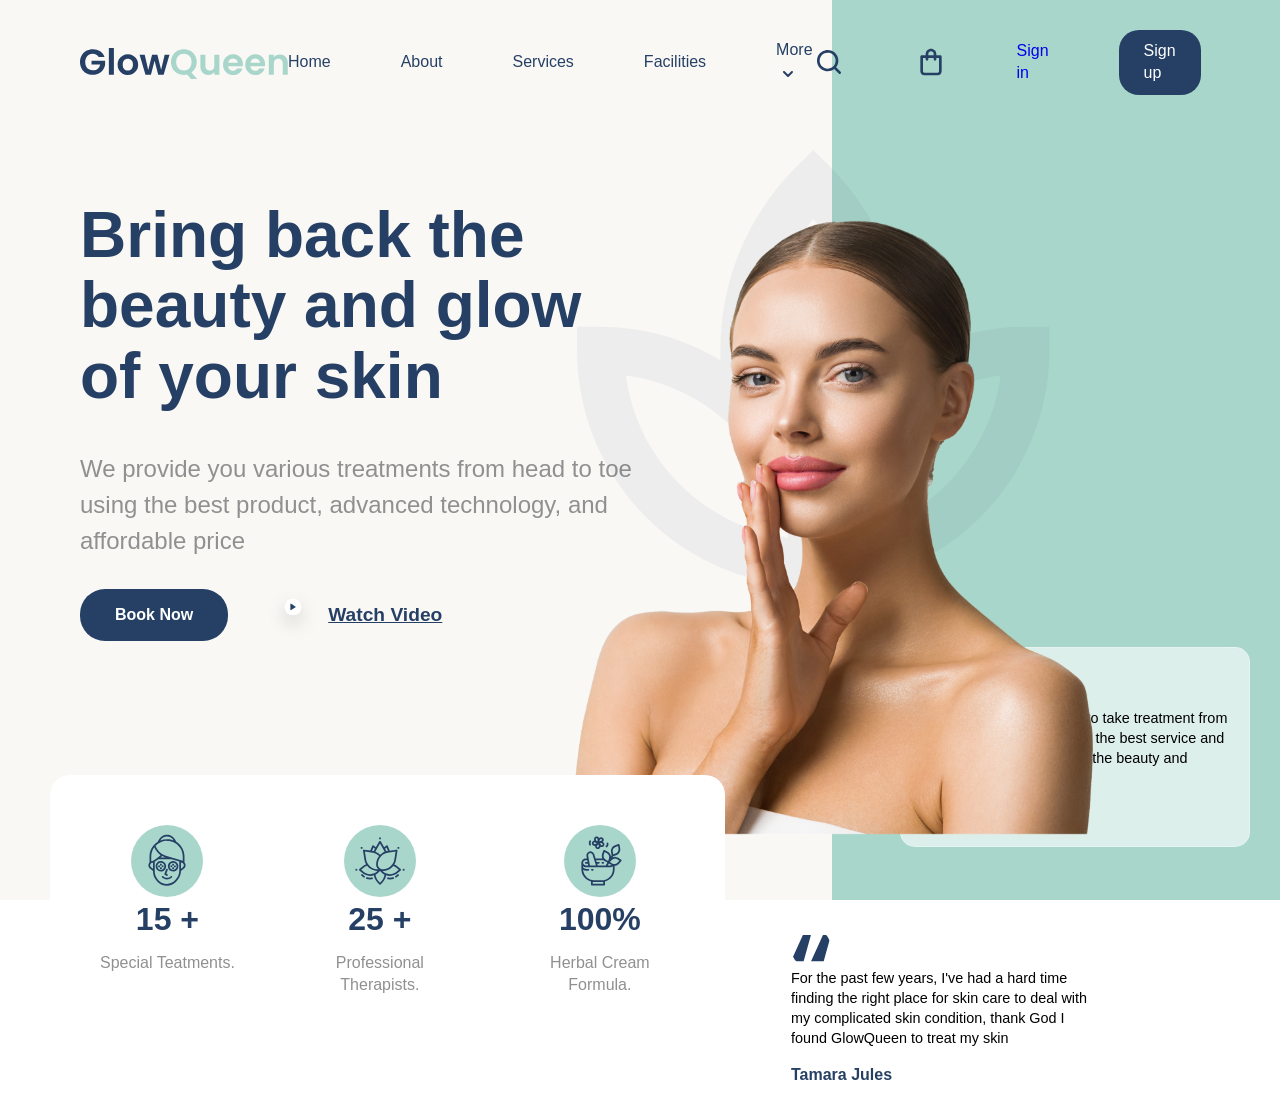
<file: index.html>
<!doctype html>
<html lang="">

<head>
  <meta charset="utf-8">
  <meta name="viewport" content="width=device-width, initial-scale=1">
  <title>Spa & Beauty</title>
  <link rel="stylesheet" href="css/style.css">
  <meta name="description" content="Spa & Beauty">

  <meta property="og:title" content="Spa & Beauty">
  <meta property="og:type" content="">
  <meta property="og:url" content="">
  <meta property="og:image" content="">
  <meta property="og:image:alt" content="">

  <link rel="icon" href="/favicon.ico" sizes="any">
  <link rel="icon" href="/icon.svg" type="image/svg+xml">
  <link rel="apple-touch-icon" href="icon.png">

  <link rel="manifest" href="site.webmanifest">
  <meta name="theme-color" content="#fafafa">



</head>

<body>

<div class="container">
  <header>
  <a href="#" class="logo">
    <img src="img/logo-GlowQueen.svg" alt="Logo Glow Queen">
  </a>
  <nav class="nav-primary">
    <ul>
      <li><a href="#">Home</a></li>
      <li><a href="#">About</a></li>
      <li><a href="#">Services</a></li>
      <li><a href="#">Facilities</a></li>
      <li><a href="#">More</a><img src="img/icon-chevron-down.svg" alt="Dropdown icon"></li>
  </nav>
  <nav class="nav-secundary">
    <ul>
      <li><a href="#"><img src="img/icon-search.svg" alt="Search icon"></a></li>
      <li><a href="#"><img src="img/icon-Shopping Bag.svg" alt="Shopping cart icon"></a></li>
      <li><a href="#">Sign in</a></li>
      <li><a class="sign-up-btn" href="#">Sign up</a></li>
    </ul>
  </nav>
  </header>

<img class="img-modelo" src="img/beauty-woman-skin-care-beautiful-female-hand-touch-8B5MWG9 1.png" alt="Imagen modelo">
<img class="img-decorative-flower" src="img/Vector.svg" alt="Imagen flor decorativa">
<main class="hero">
  <section class="hero-principal">
    <div class="hero-content">
      <h1>Bring back the beauty and glow of your skin</h1>
      <p>We provide you various treatments from head to toe using the best product, advanced technology, and affordable price</p>
      <div class="hero-buttons">
        <a href="#" class="btn-primary">Book Now</a>
        <a href="#" class="watch-video">
        <img class="icon-play" src="img/icon-play.svg" alt="">Watch Video
        </a>
      </div>
    </div>
  </section>

  <section class="hero-secundary">
    <article class="special-treatment">
      <img src="./img/icon-special-treatment.svg" alt="Icon Special Treatments">
      <h3>15 +</h3>
      <p>Special Teatments.</p>
    </article>
       <article class="professional-therapist">
      <img src="./img/icon-professional-therapist.svg" alt="Icon Professional Therapist">
      <h3>25 +</h3>
      <p>Professional Therapists.</p>
    </article>
       <article class="herbal-cream">
      <img src="./img/icon-herbal-cream.svg" alt="Icon Herbal Cream">
      <h3>100%</h3>
      <p>Herbal Cream Formula.</p>
    </article>
  </section>

  <section class="opinions">
    <div class="opinion1">
      <img src="./img/icon-comillas.svg" alt="Comillas">
      <p>I have a regular schedule to take treatment from GlowQueen, they gave me the best service and treatment ever to maintain the beauty
          and health of my skin</p>
      <h4>Sophia Princeton</h4>
    </div>

    <div class="opinion2">
      <img src="./img/icon-comillas.svg" alt="Comillas">
      <p>For the past few years, I've had a hard time finding the right place for skin care to deal with my complicated skin condition,
          thank God I found GlowQueen to treat my skin</p>
      <h4>Tamara Jules</h4>
    </div>
  </section>
  </main>
</div>

</body>

</html>
</file>
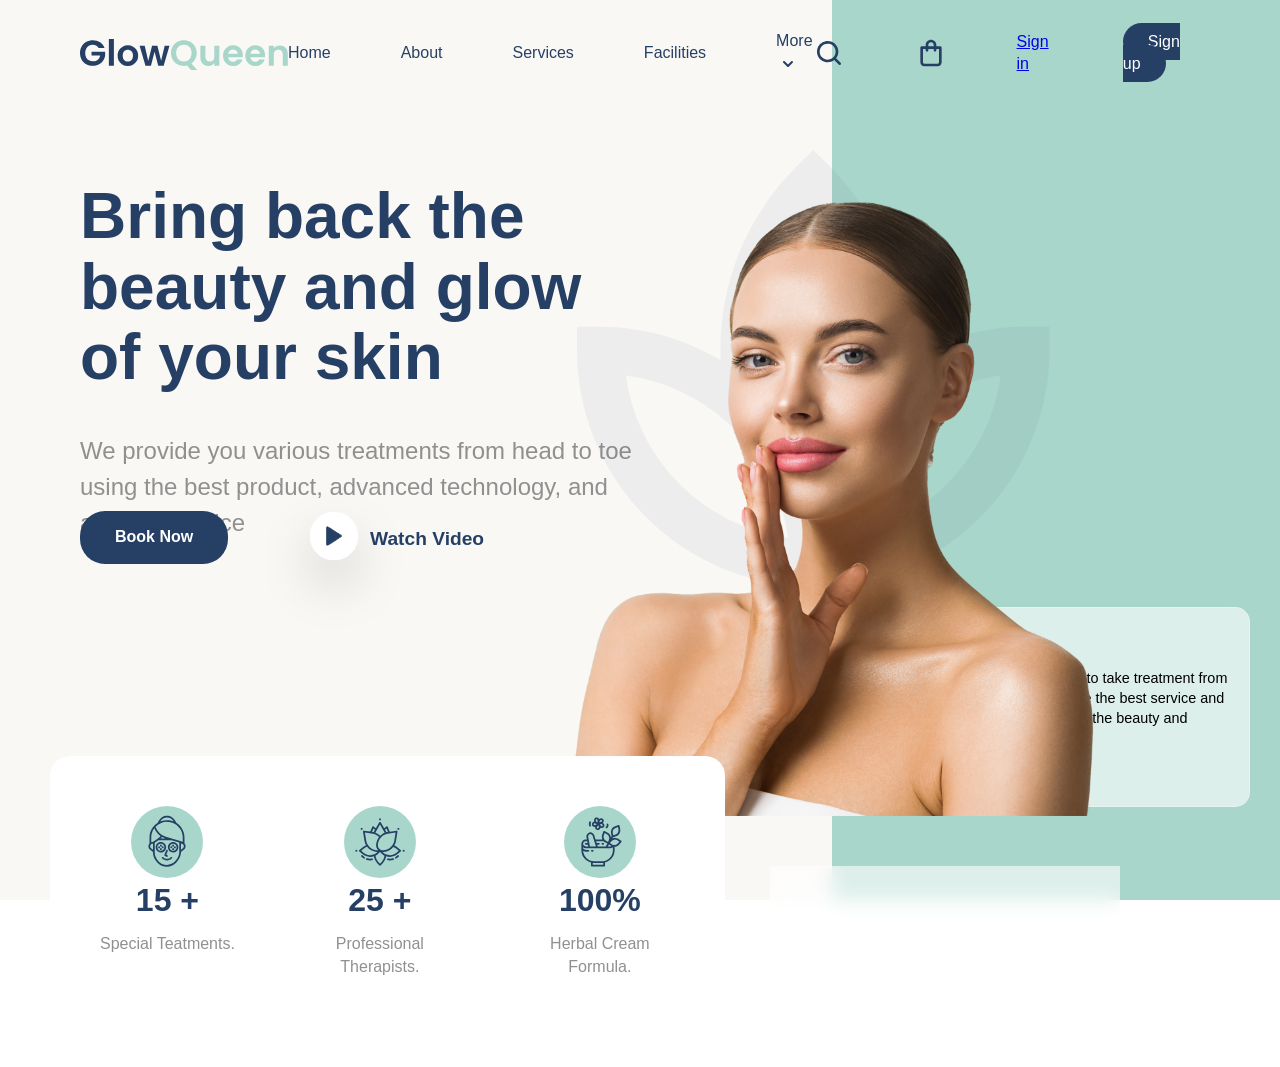
<file: code/index.html>
<!doctype html>
<html lang="">

<head>
  <meta charset="utf-8">
  <meta name="viewport" content="width=device-width, initial-scale=1">
  <title>Spa & Beauty</title>
  <link rel="stylesheet" href="css/style.css">
  <meta name="description" content="Spa & Beauty">

  <meta property="og:title" content="Spa & Beauty">
  <meta property="og:type" content="">
  <meta property="og:url" content="">
  <meta property="og:image" content="">
  <meta property="og:image:alt" content="">

  <link rel="icon" href="/favicon.ico" sizes="any">
  <link rel="icon" href="/icon.svg" type="image/svg+xml">
  <link rel="apple-touch-icon" href="icon.png">

  <link rel="manifest" href="site.webmanifest">
  <meta name="theme-color" content="#fafafa">



</head>

<body>

<div class="container">
  <header>
  <a href="#" class="logo">
    <img src="img/logo-GlowQueen.svg" alt="Logo Glow Queen">
  </a>
  <nav class="nav-primary">
    <ul>
      <li><a href="#">Home</a></li>
      <li><a href="#">About</a></li>
      <li><a href="#">Services</a></li>
      <li><a href="#">Facilities</a></li>
      <li><a href="#">More</a><img src="img/icon-chevron-down.svg" alt="Dropdown icon"></li>
  </nav>
  <nav class="nav-secundary">
    <ul>
      <li><a href="#"><img src="img/icon-search.svg" alt="Search icon"></a></li>
      <li><a href="#"><img src="img/icon-Shopping Bag.svg" alt="Shopping cart icon"></a></li>
      <li><a href="#">Sign in</a></li>
      <li><a class="sign-up-btn" href="#">Sign up</a></li>
    </ul>
  </nav>
  </header>

<img class="img-modelo" src="img/beauty-woman-skin-care-beautiful-female-hand-touch-8B5MWG9 1.png" alt="Imagen modelo">
<img class="img-decorative-flower" src="img/Vector.svg" alt="Imagen flor decorativa">
<main class="hero">
  <section class="hero-principal">
    <div class="hero-content">
      <h1>Bring back the beauty and glow of your skin</h1>
      <p>We provide you various treatments from head to toe using the best product, advanced technology, and affordable price</p>
      <a href="#" class="btn-primary">Book Now</a>
      <img class="icon-play" src="img/icon-play.svg" alt="Play icon">
      <a class="watch-video">Watch Video</a>
    </div>
  </section>

  <section class="hero-secundary">
    <article class="special-treatment">
      <img src="./img/icon-special-treatment.svg" alt="Icon Special Treatments">
      <h3>15 +</h3>
      <p>Special Teatments.</p>
    </article>
       <article class="professional-therapist">
      <img src="./img/icon-professional-therapist.svg" alt="Icon Professional Therapist">
      <h3>25 +</h3>
      <p>Professional Therapists.</p>
    </article>
       <article class="herbal-cream">
      <img src="./img/icon-herbal-cream.svg" alt="Icon Herbal Cream">
      <h3>100%</h3>
      <p>Herbal Cream Formula.</p>
    </article>
  </section>

  <section class="opinions">
    <div class="opinion1">
      <img src="./img/icon-comillas.svg" alt="Comillas">
      <p>I have a regular schedule to take treatment from GlowQueen, they gave me the best service and treatment ever to maintain the beauty
          and health of my skin</p>
      <h4>Sophia Princeton</h4>
    </div>

    <div class="opinion2">
      <img src="./img/icon-comillas.svg" alt="Comillas">
      <p>For the past few years, I've had a hard time finding the right place for skin care to deal with my complicated skin condition,
          thank God I found GlowQueen to treat my skin</p>
      <h4>Tamara Jules</h4>
    </div>
  </section>
  </main>
</div>

</body>

</html>
</file>
<file: css/style.css>
/*! HTML5 Boilerplate v8.0.0 | MIT License | https://html5boilerplate.com/ */

/* main.css 3.0.0 | MIT License | https://github.com/h5bp/main.css#readme */
/*
 * What follows is the result of much research on cross-browser styling.
 * Credit left inline and big thanks to Nicolas Gallagher, Jonathan Neal,
 * Kroc Camen, and the H5BP dev community and team.
 */

/* ==========================================================================
   Base styles: opinionated defaults
   ========================================================================== */

html {
  color: #222;
  font-size: 1em;
  line-height: 1.4;
}

/*
 * Remove text-shadow in selection highlight:
 * https://twitter.com/miketaylr/status/12228805301
 *
 * Customize the background color to match your design.
 */

::-moz-selection {
  background: #b3d4fc;
  text-shadow: none;
}

::selection {
  background: #b3d4fc;
  text-shadow: none;
}

/*
 * A better looking default horizontal rule
 */

hr {
  display: block;
  height: 1px;
  border: 0;
  border-top: 1px solid #ccc;
  margin: 1em 0;
  padding: 0;
}

/*
 * Remove the gap between audio, canvas, iframes,
 * images, videos and the bottom of their containers:
 * https://github.com/h5bp/html5-boilerplate/issues/440
 */

audio,
canvas,
iframe,
img,
svg,
video {
  vertical-align: middle;
}

/*
 * Remove default fieldset styles.
 */

fieldset {
  border: 0;
  margin: 0;
  padding: 0;
}

/*
 * Allow only vertical resizing of textareas.
 */

textarea {
  resize: vertical;
}

/* ==========================================================================
   Author's custom styles
   ========================================================================== */

/* ==========================================================================
   Helper classes
   ========================================================================== */

/*
 * Hide visually and from screen readers
 */

.hidden,
[hidden] {
  display: none !important;
}

/*
 * Hide only visually, but have it available for screen readers:
 * https://snook.ca/archives/html_and_css/hiding-content-for-accessibility
 *
 * 1. For long content, line feeds are not interpreted as spaces and small width
 *    causes content to wrap 1 word per line:
 *    https://medium.com/@jessebeach/beware-smushed-off-screen-accessible-text-5952a4c2cbfe
 */

.visually-hidden {
  border: 0;
  clip: rect(0, 0, 0, 0);
  height: 1px;
  margin: -1px;
  overflow: hidden;
  padding: 0;
  position: absolute;
  white-space: nowrap;
  width: 1px;
  /* 1 */
}

/*
 * Extends the .visually-hidden class to allow the element
 * to be focusable when navigated to via the keyboard:
 * https://www.drupal.org/node/897638
 */

.visually-hidden.focusable:active,
.visually-hidden.focusable:focus {
  clip: auto;
  height: auto;
  margin: 0;
  overflow: visible;
  position: static;
  white-space: inherit;
  width: auto;
}

/*
 * Hide visually and from screen readers, but maintain layout
 */

.invisible {
  visibility: hidden;
}

/*
 * Clearfix: contain floats
 *
 * The use of `table` rather than `block` is only necessary if using
 * `::before` to contain the top-margins of child elements.
 */

.clearfix::before,
.clearfix::after {
  content: "";
  display: table;
}

.clearfix::after {
  clear: both;
}

/* ==========================================================================
   EXAMPLE Media Queries for Responsive Design.
   These examples override the primary ('mobile first') styles.
   Modify as content requires.
   ========================================================================== */

@media only screen and (min-width: 35em) {
  /* Style adjustments for viewports that meet the condition */
}

@media print,
  (-webkit-min-device-pixel-ratio: 1.25),
  (min-resolution: 1.25dppx),
  (min-resolution: 120dpi) {
  /* Style adjustments for high resolution devices */
}

/* ==========================================================================
   Print styles.
   Inlined to avoid the additional HTTP request:
   https://www.phpied.com/delay-loading-your-print-css/
   ========================================================================== */

@media print {
  *,
  *::before,
  *::after {
    background: #fff !important;
    color: #000 !important;
    /* Black prints faster */
    box-shadow: none !important;
    text-shadow: none !important;
  }

  a,
  a:visited {
    text-decoration: underline;
  }

  a[href]::after {
    content: " (" attr(href) ")";
  }

  abbr[title]::after {
    content: " (" attr(title) ")";
  }

  /*
   * Don't show links that are fragment identifiers,
   * or use the `javascript:` pseudo protocol
   */
  a[href^="#"]::after,
  a[href^="javascript:"]::after {
    content: "";
  }

  pre {
    white-space: pre-wrap !important;
  }

  pre,
  blockquote {
    border: 1px solid #999;
    page-break-inside: avoid;
  }

  tr,
  img {
    page-break-inside: avoid;
  }

  p,
  h2,
  h3 {
    orphans: 3;
    widows: 3;
  }

  h2,
  h3 {
    page-break-after: avoid;
  }
}




/*
* Aquí empieza el proyecto
*/


@import url('https://fonts.googleapis.com/css2?family=Poppins:wght@300;400;600;700&display=swap');

:root {
  --blue: #264065;
  --cyan: #A9D6CB;
  --white: #FFFFFF;
  --cream: #FAF8F5;
  --gray: #909090;
  --black: #000000;
}

* { box-sizing: border-box; margin: 0; padding: 0; }

body {
  font-family: 'Poppins', sans-serif;
  background-color: var(--white);
  overflow-x: hidden;
}

/* El fondo dividido */
.container {
  min-height: 900px;
  background: linear-gradient(to right, var(--cream) 65%, var(--cyan) 65%);
  position: relative;
  max-width: 1800px;
  max-height: 1400px;
  margin: 0 auto;
}

/* Header */
header {
  display: flex;
  justify-content: space-between;
  align-items: center;
  padding: 30px 80px;
}

.logo {
  font-size: 1.5rem;
  font-weight: 700;
  color: var(--blue);
  text-decoration: none;
}

.logo span {
  color: var(--cyan);
  filter: brightness(0.8);
}

.nav-primary ul, .nav-secundary ul {
  display: flex;
  list-style: none;
  gap: 70px;
  align-items: center;
}

.nav-primary a {
  text-decoration: none;
  color: var(--blue);
  font-family: poppins, sans-serif;
  font-size: 1rem; }

.sign-up-btn {
  background-color: var(--blue);
  color: white !important;
  padding: 10px 25px;
  border-radius: 20px;
  text-decoration: none;
}

/* Hero principal */
.hero {
  display: grid;
  grid-template-columns: 1fr 1fr;
  padding: 75px 80px;
  align-items: center;
  position: relative;
}

.hero-content h1 {
  font-size: 4rem;
  color: var(--blue);
  line-height: 1.1;
  margin-bottom: 40px;
}

.hero-content p {
  font-size: 1.5rem;
  color: var(--gray);
  max-width: 700px;
  line-height: 1.5;
  margin-bottom: 20px;

}

.hero-buttons {
  display: flex;
  align-items: center;
  gap: 20px;
  margin-top: 30px;
}


.btn-primary {
  background: var(--blue);
  color: white;
  padding: 15px 35px;
  border-radius: 25px;
  text-decoration: none;
  font-weight: 600;
  margin-right: 20px;
}

.watch-video {
  display: inline-flex;
  align-items: center;
  gap: 10px;
  color: var(--blue);
  font-size: 1.2rem;
  font-weight: 600;
  cursor: pointer;
}

.icon-play {
  width: 50px;
  height: 50px;
}


/* Hero secundary */
.hero-secundary {
  position: absolute;
  top: 650px;
  left: 50px;
  width: auto;
  background: white;
  color: var(--blue);
  display: flex;
  gap: 70px;
  padding: 50px 50px;
  border-radius: 20px;
  z-index: 4;
}

.hero-secundary article {
  text-align: center;
  max-width: 150px;
}

.hero-secundary h3 {
  font-size: 2rem;
  margin-bottom: 10px;
}

.hero-secundary p {
  font-size: 1rem;
  color: var(--gray);
  line-height: 1.4;
}


/* Imagen y Opiniones */

.img-modelo {
  width: 80%;
  z-index: 2;
  position: absolute;
  right: -10px;
}

.img-decorative-flower {
  position: absolute;
  top: 150px;
  right: 230px;
  width: auto;
  z-index: 1;
  opacity: 0.05;
}

.opinions {
  position: absolute;
  right: 60px;
  top: 35%;
  display: flex;
  flex-direction: column;
  gap: 150px;
}

.opinion1, .opinion2 {
  background: rgba(255, 255, 255, 0.6);
  backdrop-filter: blur(10px);
  padding: 20px;
  gap: 20px;
  border-radius: 15px;
  width: 350px;
  border: 1px solid rgba(255, 255, 255, 0.3);
}

.opinion1 {
  align-self: flex-end;
  margin-right: -30px;
  margin-top: 70%;
}

.opinion2 {
  align-self: flex-end;
  margin-right: 100px;
  margin-top: -20%;
  z-index: 3;
}

.opinion1 p, .opinion2 p {
  color: var(--black);
  font-size: 0.9rem;
  margin-bottom: 15px;
  line-height: 1.4;
}

.opinion1 h4, .opinion2 h4 {
  color: var(--blue);
  font-size: 1rem;
  font-weight: 600;
}
.opinion1 img, .opinion2 img {
  width: 40px;
  height: 40px;
  border-radius: 50%;
  margin-right: 10px;
  vertical-align: middle;
}


/* Hover para los enlaces del menú principal */
.nav-primary a {
  text-decoration: none;
  color: var(--blue);
  font-family: Poppins, sans-serif;
  font-size: 1rem;
  transition: color 0.3s ease;
}

.nav-primary a:hover {
  color: var(--cyan);
}

/* Hover para los enlaces del menú secundario */
.nav-secundary a {
  text-decoration: none;
  transition: color 0.3s ease;
}

.nav-secundary a:hover {
  color: var(--cyan);
}

.sign-up-btn {
  background-color: var(--blue);
  color: white !important;
  padding: 10px 25px;
  border-radius: 20px;
  text-decoration: none;
  display: inline-block;
  transition: background-color 0.3s ease,
              transform 0.3s ease;
}

.sign-up-btn:hover {
  background-color: var(--cyan);
  transform: translateY(-3px);
}

.btn-primary {
  background: var(--blue);
  color: white;
  padding: 15px 35px;
  border-radius: 25px;
  text-decoration: none;
  font-weight: 600;
  margin-right: 20px;
  transition: background-color 0.3s ease,
              transform 0.3s ease,
              box-shadow 0.3s ease;
}

.btn-primary:hover {
  background-color: var(--cyan);
  transform: translateY(-3px);
  box-shadow: 0 8px 20px rgba(0, 0, 0, 0.15);
}

.watch-video {
  color: var(--blue);
  font-size: 1.2rem;
  font-weight: 600;
  cursor: pointer;
  transition: color 0.3s ease;
}

.watch-video:hover {
  color: var(--cyan);
}

.icon-play {
  transition: transform 0.3s ease;
}

.watch-video:hover .icon-play {
  transform: scale(1.2);
}
</file>
<file: code/css/style.css>
/*! HTML5 Boilerplate v8.0.0 | MIT License | https://html5boilerplate.com/ */

/* main.css 3.0.0 | MIT License | https://github.com/h5bp/main.css#readme */
/*
 * What follows is the result of much research on cross-browser styling.
 * Credit left inline and big thanks to Nicolas Gallagher, Jonathan Neal,
 * Kroc Camen, and the H5BP dev community and team.
 */

/* ==========================================================================
   Base styles: opinionated defaults
   ========================================================================== */

html {
  color: #222;
  font-size: 1em;
  line-height: 1.4;
}

/*
 * Remove text-shadow in selection highlight:
 * https://twitter.com/miketaylr/status/12228805301
 *
 * Customize the background color to match your design.
 */

::-moz-selection {
  background: #b3d4fc;
  text-shadow: none;
}

::selection {
  background: #b3d4fc;
  text-shadow: none;
}

/*
 * A better looking default horizontal rule
 */

hr {
  display: block;
  height: 1px;
  border: 0;
  border-top: 1px solid #ccc;
  margin: 1em 0;
  padding: 0;
}

/*
 * Remove the gap between audio, canvas, iframes,
 * images, videos and the bottom of their containers:
 * https://github.com/h5bp/html5-boilerplate/issues/440
 */

audio,
canvas,
iframe,
img,
svg,
video {
  vertical-align: middle;
}

/*
 * Remove default fieldset styles.
 */

fieldset {
  border: 0;
  margin: 0;
  padding: 0;
}

/*
 * Allow only vertical resizing of textareas.
 */

textarea {
  resize: vertical;
}

/* ==========================================================================
   Author's custom styles
   ========================================================================== */

/* ==========================================================================
   Helper classes
   ========================================================================== */

/*
 * Hide visually and from screen readers
 */

.hidden,
[hidden] {
  display: none !important;
}

/*
 * Hide only visually, but have it available for screen readers:
 * https://snook.ca/archives/html_and_css/hiding-content-for-accessibility
 *
 * 1. For long content, line feeds are not interpreted as spaces and small width
 *    causes content to wrap 1 word per line:
 *    https://medium.com/@jessebeach/beware-smushed-off-screen-accessible-text-5952a4c2cbfe
 */

.visually-hidden {
  border: 0;
  clip: rect(0, 0, 0, 0);
  height: 1px;
  margin: -1px;
  overflow: hidden;
  padding: 0;
  position: absolute;
  white-space: nowrap;
  width: 1px;
  /* 1 */
}

/*
 * Extends the .visually-hidden class to allow the element
 * to be focusable when navigated to via the keyboard:
 * https://www.drupal.org/node/897638
 */

.visually-hidden.focusable:active,
.visually-hidden.focusable:focus {
  clip: auto;
  height: auto;
  margin: 0;
  overflow: visible;
  position: static;
  white-space: inherit;
  width: auto;
}

/*
 * Hide visually and from screen readers, but maintain layout
 */

.invisible {
  visibility: hidden;
}

/*
 * Clearfix: contain floats
 *
 * The use of `table` rather than `block` is only necessary if using
 * `::before` to contain the top-margins of child elements.
 */

.clearfix::before,
.clearfix::after {
  content: "";
  display: table;
}

.clearfix::after {
  clear: both;
}

/* ==========================================================================
   EXAMPLE Media Queries for Responsive Design.
   These examples override the primary ('mobile first') styles.
   Modify as content requires.
   ========================================================================== */

@media only screen and (min-width: 35em) {
  /* Style adjustments for viewports that meet the condition */
}

@media print,
  (-webkit-min-device-pixel-ratio: 1.25),
  (min-resolution: 1.25dppx),
  (min-resolution: 120dpi) {
  /* Style adjustments for high resolution devices */
}

/* ==========================================================================
   Print styles.
   Inlined to avoid the additional HTTP request:
   https://www.phpied.com/delay-loading-your-print-css/
   ========================================================================== */

@media print {
  *,
  *::before,
  *::after {
    background: #fff !important;
    color: #000 !important;
    /* Black prints faster */
    box-shadow: none !important;
    text-shadow: none !important;
  }

  a,
  a:visited {
    text-decoration: underline;
  }

  a[href]::after {
    content: " (" attr(href) ")";
  }

  abbr[title]::after {
    content: " (" attr(title) ")";
  }

  /*
   * Don't show links that are fragment identifiers,
   * or use the `javascript:` pseudo protocol
   */
  a[href^="#"]::after,
  a[href^="javascript:"]::after {
    content: "";
  }

  pre {
    white-space: pre-wrap !important;
  }

  pre,
  blockquote {
    border: 1px solid #999;
    page-break-inside: avoid;
  }

  tr,
  img {
    page-break-inside: avoid;
  }

  p,
  h2,
  h3 {
    orphans: 3;
    widows: 3;
  }

  h2,
  h3 {
    page-break-after: avoid;
  }
}




/*
* Aquí empieza el proyecto
*/


@import url('https://fonts.googleapis.com/css2?family=Poppins:wght@300;400;600;700&display=swap');

:root {
  --blue: #264065;
  --cyan: #A9D6CB;
  --white: #FFFFFF;
  --cream: #FAF8F5;
  --gray: #909090;
  --black: #000000;
}

* { box-sizing: border-box; margin: 0; padding: 0; }

body {
  font-family: 'Poppins', sans-serif;
  background-color: var(--white);
  overflow-x: hidden;
}

/* El fondo dividido */
.container {
  min-height: 900px;
  background: linear-gradient(to right, var(--cream) 65%, var(--cyan) 65%);
  position: relative;
  max-width: 1800px;
  max-height: 1400px;
  margin: 0 auto;
}

/* Header */
header {
  display: flex;
  justify-content: space-between;
  align-items: center;
  padding: 30px 80px;
}

.logo {
  font-size: 1.5rem;
  font-weight: 700;
  color: var(--blue);
  text-decoration: none;
}

.logo span {
  color: var(--cyan);
  filter: brightness(0.8);
}

.nav-primary ul, .nav-secundary ul {
  display: flex;
  list-style: none;
  gap: 70px;
  align-items: center;
}

.nav-primary a {
  text-decoration: none;
  color: var(--blue);
  font-family: poppins, sans-serif;
  font-size: 1rem; }

.sign-up-btn {
  background-color: var(--blue);
  color: white !important;
  padding: 10px 25px;
  border-radius: 20px;
  text-decoration: none;
}

/* Hero principal */
.hero {
  display: grid;
  grid-template-columns: 1fr 1fr;
  padding: 75px 80px;
  align-items: center;
  position: relative;
}

.hero-content h1 {
  font-size: 4rem;
  color: var(--blue);
  line-height: 1.1;
  margin-bottom: 40px;
}

.hero-content p {
  font-size: 1.5rem;
  color: var(--gray);
  max-width: 700px;
  line-height: 1.5;
  margin-bottom: 20px;

}

.btn-primary {
  background: var(--blue);
  color: white;
  padding: 15px 35px;
  border-radius: 25px;
  text-decoration: none;
  font-weight: 600;
  margin-right: 20px;
  position: absolute;
  top: 405px;
  left: auto;
}

.icon-play {
  width: auto;
  vertical-align: middle;
  position: absolute;
  top: 380px;
  left: 260px;
  margin-right: 10px;
}

.watch-video {
  color: var(--blue);
  font-size: 1.2rem;
  font-weight: 600;
  position: absolute;
  top: 420px;
  left: 370px;
  cursor: pointer;
}


/* Hero secundary */
.hero-secundary {
  position: absolute;
  top: 650px;
  left: 50px;
  width: auto;
  background: white;
  color: var(--blue);
  display: flex;
  gap: 70px;
  padding: 50px 50px;
  border-radius: 20px;
  z-index: 4;
}

.hero-secundary article {
  text-align: center;
  max-width: 150px;
}

.hero-secundary h3 {
  font-size: 2rem;
  margin-bottom: 10px;
}

.hero-secundary p {
  font-size: 1rem;
  color: var(--gray);
  line-height: 1.4;
}


/* Imagen y Opiniones */

.img-modelo {
  width: 80%;
  z-index: 2;
  position: absolute;
  right: -10px;
}

.img-decorative-flower {
  position: absolute;
  top: 150px;
  right: 230px;
  width: auto;
  z-index: 1;
  opacity: 0.05;
}

.opinions {
  position: absolute;
  right: 60px;
  top: 35%;
  display: flex;
  flex-direction: column;
  gap: 150px;
}

.opinion1, .opinion2 {
  background: rgba(255, 255, 255, 0.6);
  backdrop-filter: blur(10px);
  padding: 20px;
  gap: 20px;
  border-radius: 15px;
  width: 350px;
  border: 1px solid rgba(255, 255, 255, 0.3);
}

.opinion1 {
  align-self: flex-end;
  margin-right: -30px;
  margin-top: 70%;
}

.opinion2 {
  align-self: flex-end;
  margin-right: 100px;
  margin-top: -20%;
  z-index: 3;
}

.opinion1 p, .opinion2 p {
  color: var(--black);
  font-size: 0.9rem;
  margin-bottom: 15px;
  line-height: 1.4;
}

.opinion1 h4, .opinion2 h4 {
  color: var(--blue);
  font-size: 1rem;
  font-weight: 600;
}
.opinion1 img, .opinion2 img {
  width: 40px;
  height: 40px;
  border-radius: 50%;
  margin-right: 10px;
  vertical-align: middle;
}
</file>
